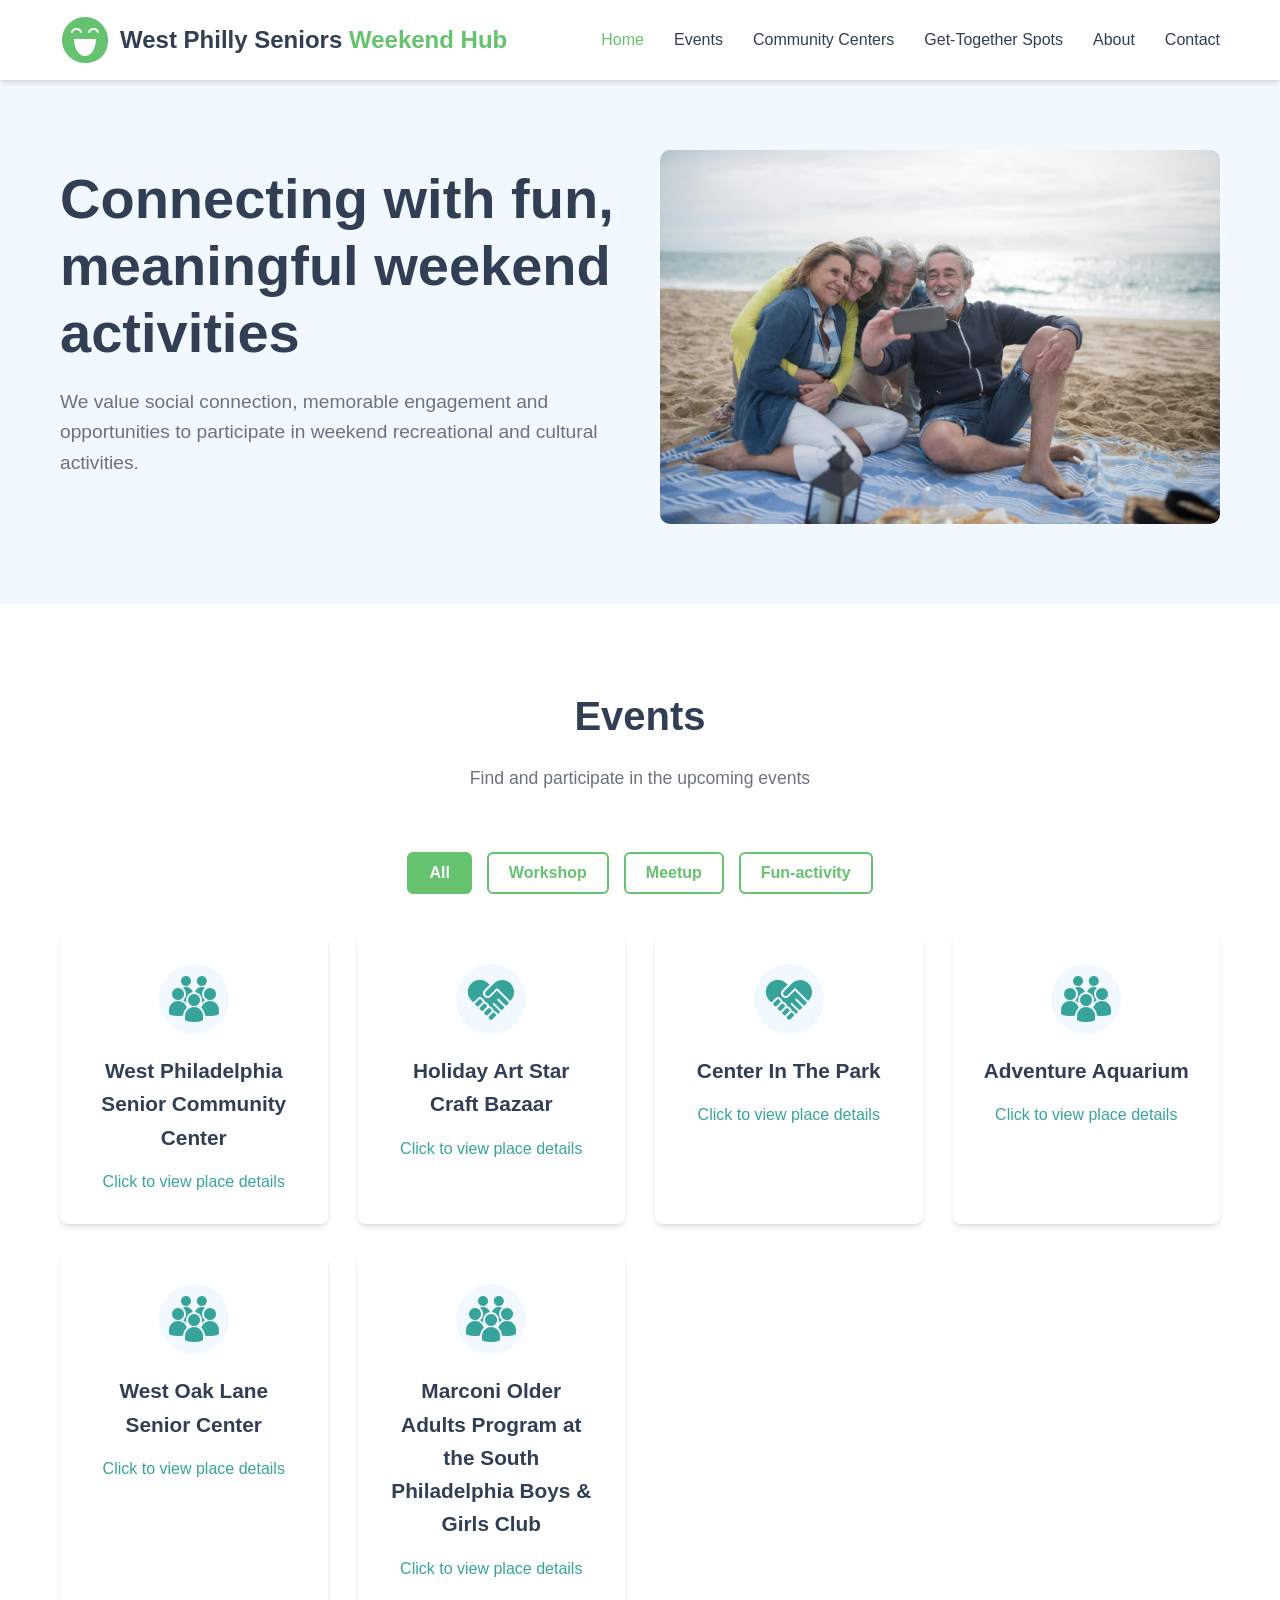
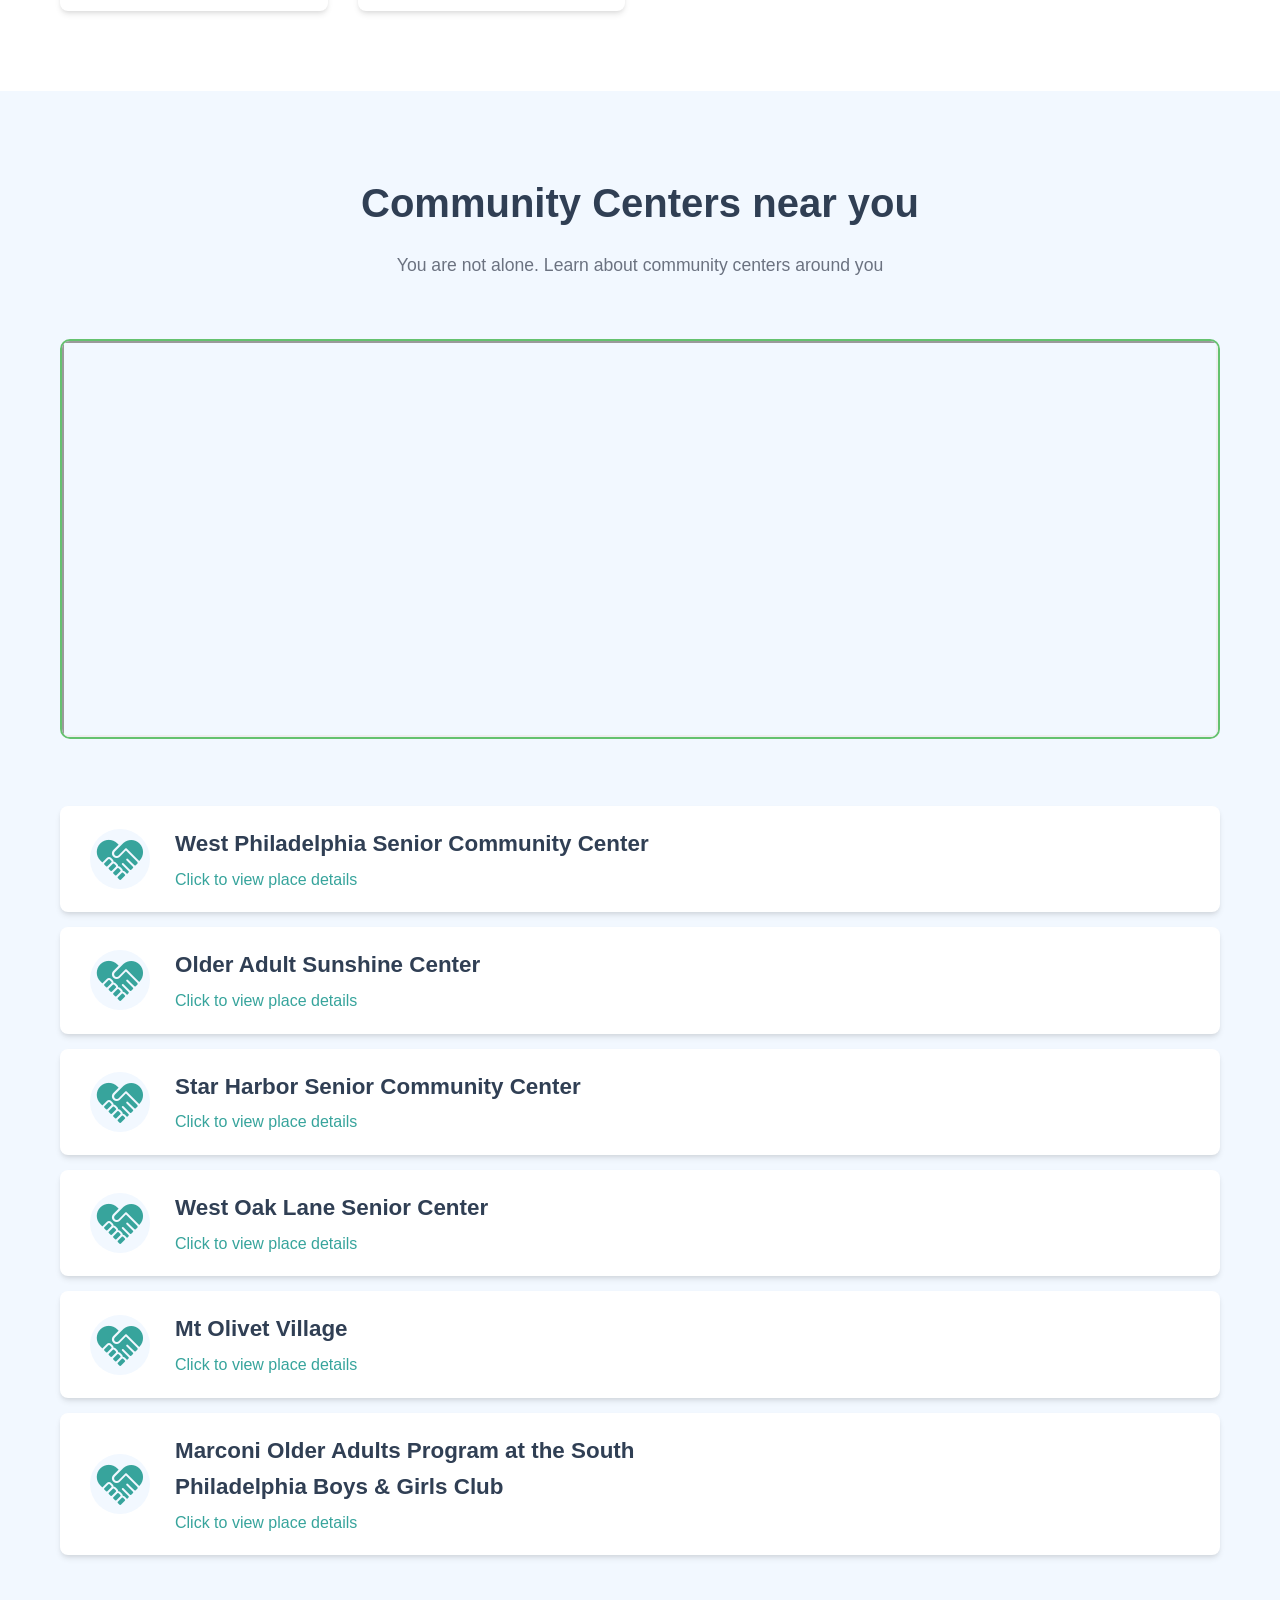
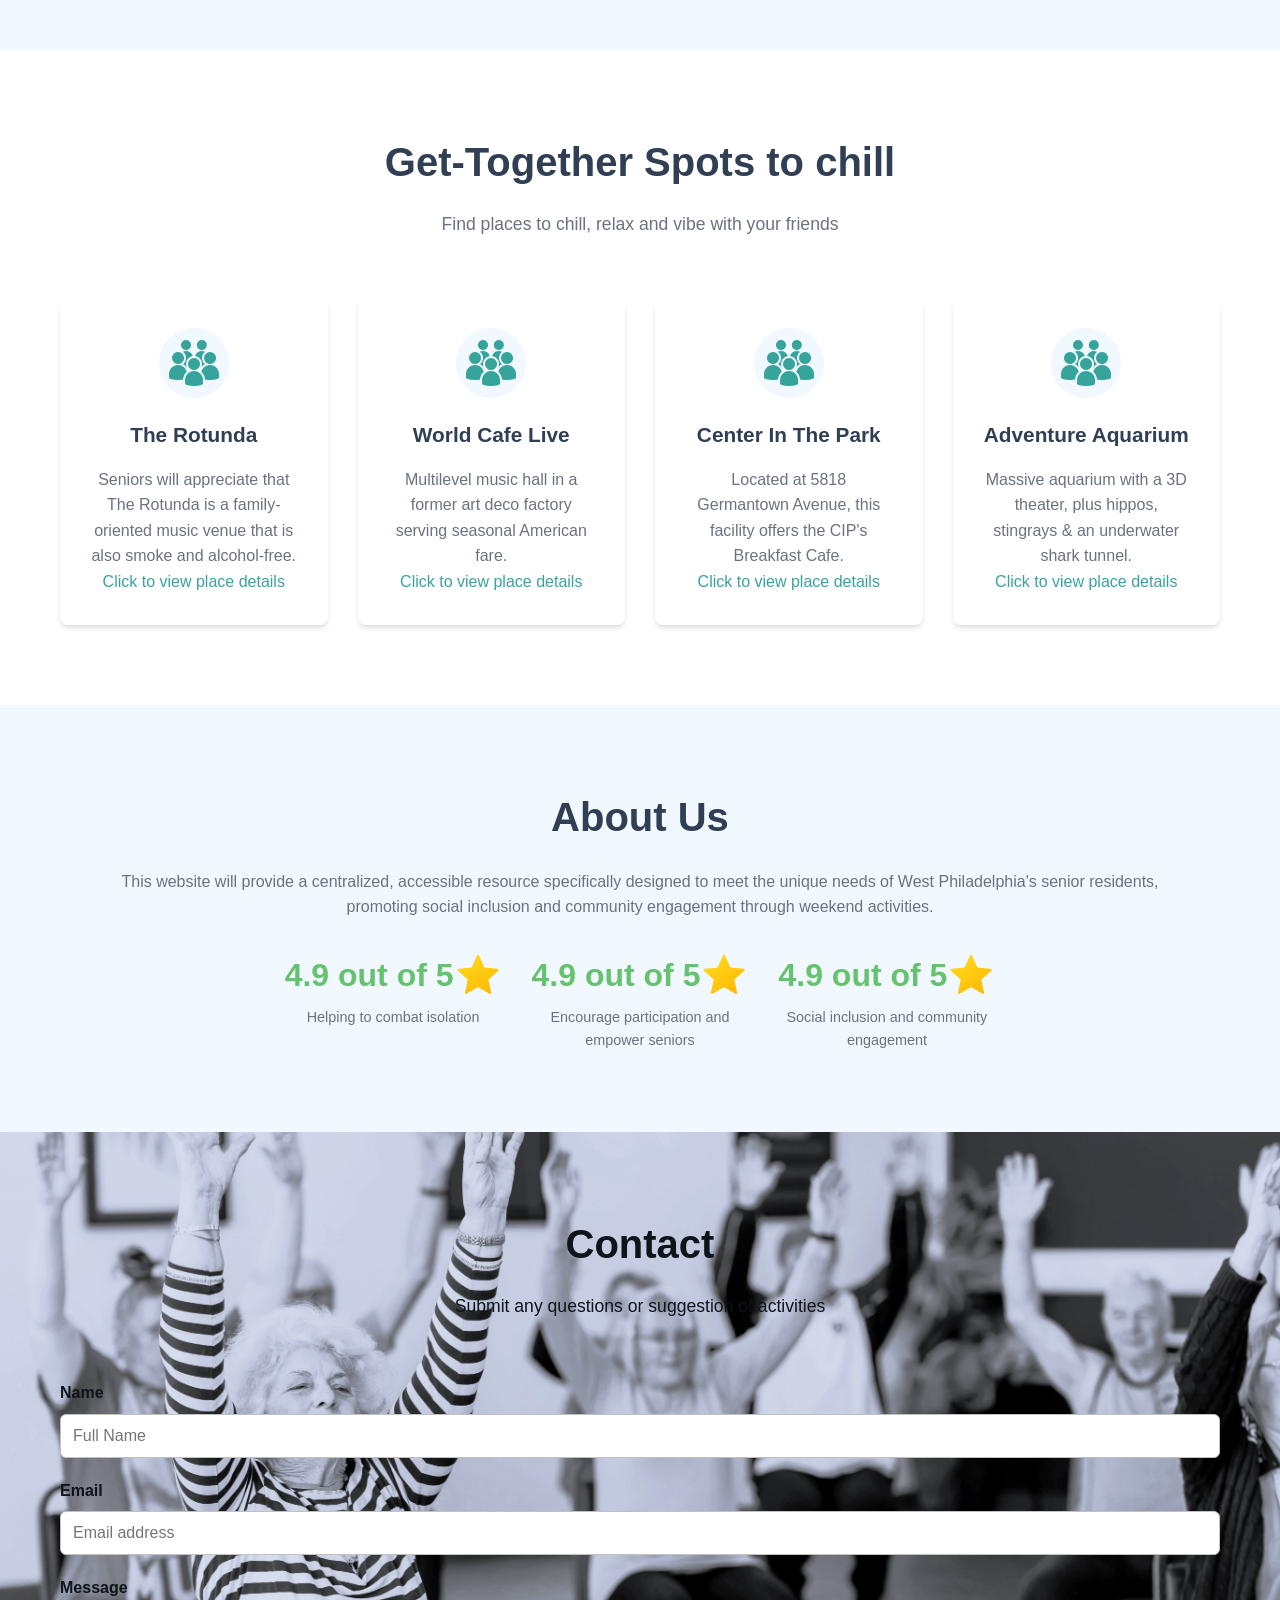
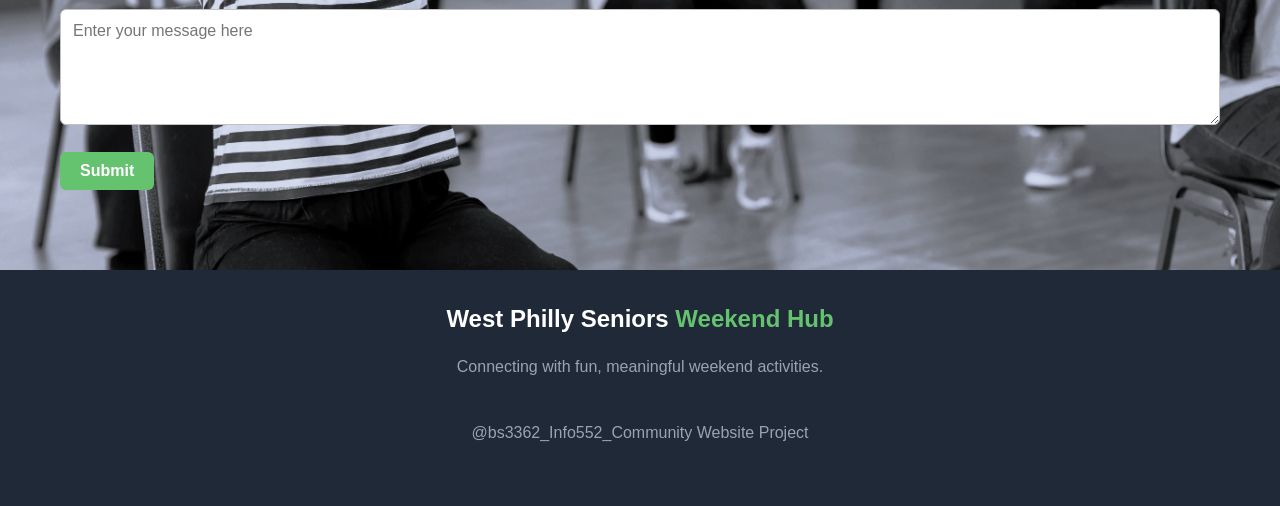
<file: index.html>
<!DOCTYPE html>
<html lang="en">
<head>
    <meta charset="UTF-8">
    <meta name="viewport" content="width=device-width, initial-scale=1.0">
    <title>West Philly Seniors Weekend Hub Communtiy</title>
    <link rel="stylesheet" href="styles.css">
</head>
<body>
    <header>
        <nav class="navbar">
            <div class="container">
                <div class="logo">
                    <img src="icons8-fun-50.png">
                    <a href="#">West Philly Seniors  <span>Weekend Hub</span></a>
                </div>
                <div class="nav-links" id="navLinks">
                    <ul>
                        <li><a href="#home" class="active">Home</a></li>
                        <li><a href="#events">Events</a></li>
                        <li><a href="#centers">Community Centers</a></li>
                        <li><a href="#gettogether">Get-Together Spots</a></li>
                        <li><a href="#about">About</a></li>
                        <li><a href="#contact">Contact</a></li>
                    </ul>
                </div>
                <div class="hamburger" id="hamburger">
                    <span></span>
                    <span></span>
                    <span></span>
                </div>
            </div>
        </nav>
    </header>

    <section id="home" class="hero">
  <div class="container">
    <div class="hero-content">
      <h1>Connecting with fun, meaningful weekend activities</h1>
      <p>We value social connection, memorable engagement and 
         opportunities to participate in weekend recreational and cultural activities.</p>   
    </div>
    <div class="hero-image">
      <img src="pexels-kampus-8170291.jpg">
    </div>
  </div>
</section>

    <section id="events" class="events">
        <div class="container">
            <div class="section-header">
                <h2>Events</h2>
                <p>Find and participate in the upcoming events</p>
            </div>
            <div class="events-filters">
            <button data-filter="all" class="active">All</button>
            <button data-filter="workshop">Workshop</button>
            <button data-filter="meetup">Meetup</button>
            <button data-filter="activity">Fun-activity</button>
            </div>
            <div class="events-grid">
                <div class="events-card" data-type="workshop">
                    <div class="events-icon">
                        <img src="icons8-team-50.png" alt="Responsive Design">
                    </div>
                    <h3>West Philadelphia Senior Community Center</h3>
                    <p><p><a class="centerslink" href="https://maps.app.goo.gl/P5Kd1Ynuxaah5XrE9">Click to view place details</a></p></p>
                </div>
                <div class="events-card" data-type="meetup">
                    <div class="events-icon">
                        <img src="icons8-care-50.png" alt="Fast Performance">
                    </div>
                    <h3>Holiday Art Star Craft Bazaar</h3>
                    <p><a  class="centerslink" href="https://maps.app.goo.gl/MCrcwMLKERH5bhmL8">Click to view place details</a></p>
                </div>
                <div class="events-card"  data-type="meetup">
                    <div class="events-icon">
                        <img src="icons8-care-50.png" alt="SEO Friendly">
                    </div>
                    <h3>Center In The Park</h3>
                    <p><a  class="centerslink" href="https://maps.app.goo.gl/SCcemPzk4cHmCt2L8">Click to view place details</a></p>
                </div>
                <div class="events-card"  data-type="activity">
                    <div class="events-icon">
                        <img src="icons8-team-50.png" alt="SEO Friendly">
                    </div>
                    <h3>Adventure Aquarium</h3>
                    <p><a  class="centerslink" href="https://maps.app.goo.gl/URpLK3XvL4Jm5LXJ8">Click to view place details</a></p>
                </div>
                <div class="events-card"  data-type="activity">
                    <div class="events-icon">
                        <img src="icons8-team-50.png" alt="SEO Friendly">
                    </div>
                    <h3>West Oak Lane Senior Center</h3>
                    <p><a class="centerslink" href="https://maps.app.goo.gl/7AaSjnFJ3LyhVnHb7">Click to view place details</a></p>
                </div>
                <div class="events-card" data-type="workshop">
                    <div class="events-icon">
                        <img src="icons8-team-50.png" alt="Easy Customization">
                    </div>
                    <h3>Marconi Older Adults Program at the South<br> Philadelphia Boys & Girls Club</h3>
                    <p><a  class="centerslink" href="https://maps.app.goo.gl/1oJX72xxXwGuzFnGA">Click to view place details</a></p>
                </div>
            </div>
        </div>
    </section>

<section id="centers" class="centers">
        <div class="container">
            <div class="section-header">
                <h2>Community Centers near you</h2>
                <p>You are not alone. Learn about community centers around you</p>
            </div>
            <div class="centers-map">
            <iframe
            src="https://www.google.com/maps/embed?pb=!1m12!1m8!1m3!1d195571.26869054596!2d-75.2680206!3d40.0128908!3m2!1i1024!2i768!4f13.1!2m1!1sbest%20get%20together%20spots%20in%20west%20philly%20for%20senior%20citizens!5e0!3m2!1sen!2sus!4v1749432985989!5m2!1sen!2sus"
            allowfullscreen=""
            loading="lazy"
            referrerpolicy="no-referrer-when-downgrade"></iframe>
            </div><br><br>
            <div class="centers-grid">
                <div class="centers-card">
                    <div class="centers-icon">
                        <img src="icons8-care-50.png">
                    </div>
                    <div>
                    <h3>West Philadelphia Senior Community Center</h3>
                    <p><a class="centerslink" href="https://maps.app.goo.gl/P5Kd1Ynuxaah5XrE9">Click to view place details</a></p>
                    </div>
                </div>
                <div class="centers-card">
                    <div class="centers-icon">
                        <img src="icons8-care-50.png">
                    </div>
                    <div>
                    <h3>Older Adult Sunshine Center</h3>
                    <p><a class="centerslink" href="https://maps.app.goo.gl/9VhrdXn2RJN1sgii9">Click to view place details</a></p>
                    </div>
                </div>
                <div class="centers-card">
                    <div class="centers-icon">
                        <img src="icons8-care-50.png">
                    </div>
                    <div>
                    <h3>Star Harbor Senior Community Center</h3>
                    <p><a class="centerslink" href="https://maps.app.goo.gl/GQiw8jzMiMFzjqZS6">Click to view place details</a></p>
                    </div>
                </div>
                <div class="centers-card">
                    <div class="centers-icon">
                        <img src="icons8-care-50.png">
                    </div>
                    <div>
                    <h3>West Oak Lane Senior Center</h3>
                    <p><a class="centerslink" href="https://maps.app.goo.gl/7AaSjnFJ3LyhVnHb7">Click to view place details</a></p>
                    </div>
                </div>
                <div class="centers-card">
                    <div class="centers-icon">
                        <img src="icons8-care-50.png">
                    </div>
                    <div>
                    <h3>Mt Olivet Village</h3>
                    <p><a class="centerslink" href="https://maps.app.goo.gl/QTzENhq43foyhiJz5">Click to view place details</a></p>
                    </div>
                </div>
                <div class="centers-card">
                    <div class="centers-icon">
                        <img src="icons8-care-50.png">
                    </div>
                    <div>
                    <h3>Marconi Older Adults Program at the South<br> Philadelphia Boys & Girls Club</h3>
                    <p><a  class="centerslink" href="https://maps.app.goo.gl/1oJX72xxXwGuzFnGA">Click to view place details</a></p>
                    </div>
                </div>
            </div>
        </div>
    </section>

<section id="gettogether" class="gettogether">
        <div class="container">
            <div class="section-header">
                <h2>Get-Together Spots to chill</h2>
                <p>Find places to chill, relax and vibe with your friends</p>
            </div>
            <div class="gettogether-grid">
                <div class="gettogether-card">
                    <div class="gettogether-icon">
                        <img src="icons8-team-50.png">
                    </div>
                    <h3>The Rotunda</h3>
                    <p>Seniors will appreciate that The Rotunda is a family-oriented music venue that is also smoke and alcohol-free.</p>
                    <p><a  class="centerslink" href="https://maps.app.goo.gl/8WG3hecoJMZxwK5B9">Click to view place details</a></p>
                </div>
                <div class="gettogether-card">
                    <div class="gettogether-icon">
                        <img src="icons8-team-50.png">
                    </div>
                    <h3>World Cafe Live</h3>
                    <p>Multilevel music hall in a former art deco factory serving seasonal American fare.</p>
                    <p><a  class="centerslink" href="https://maps.app.goo.gl/r3VDJomUXuDNU1QC7">Click to view place details</a></p>
                </div>
                <div class="gettogether-card">
                    <div class="gettogether-icon">
                        <img src="icons8-team-50.png">
                    </div>
                    <h3>Center In The Park</h3>
                    <p>Located at 5818 Germantown Avenue, this facility offers the CIP's Breakfast Cafe.</p>
                    <p><a  class="centerslink" href="https://maps.app.goo.gl/SCcemPzk4cHmCt2L8">Click to view place details</a></p>
                </div>
                <div class="gettogether-card">
                    <div class="gettogether-icon">
                        <img src="icons8-team-50.png">
                    </div>
                    <h3>Adventure Aquarium</h3>
                    <p>Massive aquarium with a 3D theater, plus hippos, stingrays & an underwater shark tunnel.</p>
                    <p><a  class="centerslink" href="https://maps.app.goo.gl/URpLK3XvL4Jm5LXJ8">Click to view place details</a></p>
                </div>
            </div>
        </div>
    </section>

    <section id="about" class="about">
        <div class="container">
            <div class="about-content">
                <div class="about-text">
                    <h2>About Us</h2>
                    <p>This website will provide a centralized, accessible resource specifically designed to meet the 
                        unique needs of West Philadelphia's senior residents,
                        <br>promoting social inclusion and community engagement through weekend activities.</p>
                    
                    <div class="stats">
                        <div class="stat">
                            <h3>4.9 out of 5<span><img src="icons8-star-48.png"></span></h3>
                            <p>Helping to combat isolation</p>
                        </div>
                        <div class="stat">
                            <h3>4.9 out of 5<span><img src="icons8-star-48.png"></span></h3>
                            <p>Encourage participation and <br>empower seniors</p>
                        </div>
                        <div class="stat">
                            <h3>4.9 out of 5<span><img src="icons8-star-48.png"></span></h3>
                            <p>Social inclusion and community <br>engagement</p>
                        </div>
                    </div>
                </div>
            </div>
        </div>
    </section>

    <section id="contact" class="contact">
        <div class="container">
            <div class="section-header">
                <h2 class="contact-text">Contact</h2>
                <p class="contact-text">Submit any questions or suggestion of activities</p>
            </div>
            <div class="contact-wrapper">
                <div class="contact-form">
                    <form id="contactForm">
                        <div class="form-group">
                            <label for="name">Name</label>
                            <input type="text" id="name" name="name" placeholder="Full Name" required>
                        </div>
                        <div class="form-group">
                            <label for="email">Email</label>
                            <input type="email" id="email" name="email" placeholder="Email address" required>
                        </div>
                        <div class="form-group">
                            <label for="message">Message</label>
                            <textarea id="message" name="message" rows="5" placeholder="Enter your message here" required></textarea>
                        </div>
                        <button type="submit" class="btn btn-primary">Submit</button>
                    </form>
                </div>
            </div>
        </div>
    </section>

    <footer>
        <div class="container">
            <div class="footer-content">
                <div class="footer-logo">
                    <a href="#">West Philly Seniors  <span>Weekend Hub</span></a>
                    <p>Connecting with fun, meaningful weekend activities.</p>
                    <br>
                    <p>@bs3362_Info552_Community Website Project</p>
                </div>
                </div>
        </div>
    </footer>

    <script src="script.js"></script>
</body>
</html>
</file>
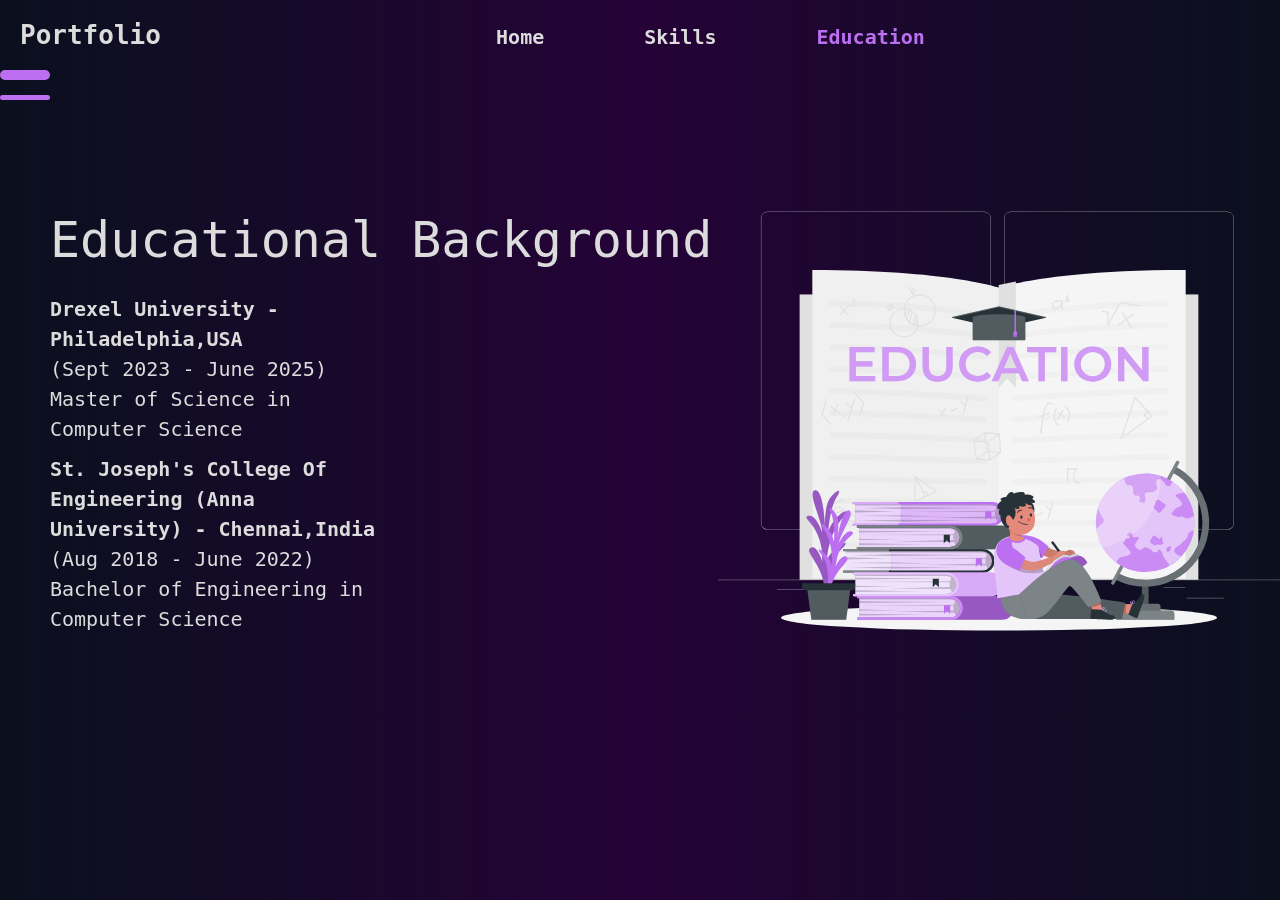
<file: education.html>
<!DOCTYPE html>
<html lang="en">
    <head>
        <title>Portfolio - Education</title>
       <link rel="stylesheet" href="style.css">
    </head>
    </head>
<body>
      <div class="header">
        <div class="logo">Portfolio</div>
       <ul class="navbar">
        <li class="navitem hover-animate"><a href="index.html"  class="hover-animate">Home</a></li>
        <li class="navitem hover-animate"><a href="skills.html" class="hover-animate">Skills</a></li>
        <li class="navitem hover-animate"><a href="education.html" class="hover-animate active">Education</a></li>
      </ul>
      </div>

<div class="left2rightanime">
   <div class="animate1"></div><br>
   <div class="animate2"></div>
</div>

<div class="intro">
  <div class="introContent">
  <p style="font-size:50px;">Educational Background</p>
  
   <p class="paragraphs"><b>Drexel University - Philadelphia,USA</b><br>(Sept 2023 - June 2025)
       <br> Master of Science in Computer Science</p><br>
    <p class="paragraphs"><b>St. Joseph's College Of Engineering (Anna University) - Chennai,India</b>
      <br>(Aug 2018 - June 2022)
       <br> Bachelor of Engineering in Computer Science</p></div>
   <div class="educationImage"><img src="Education.svg"></div>
</div>
</div>
</body>
</html>
</file>
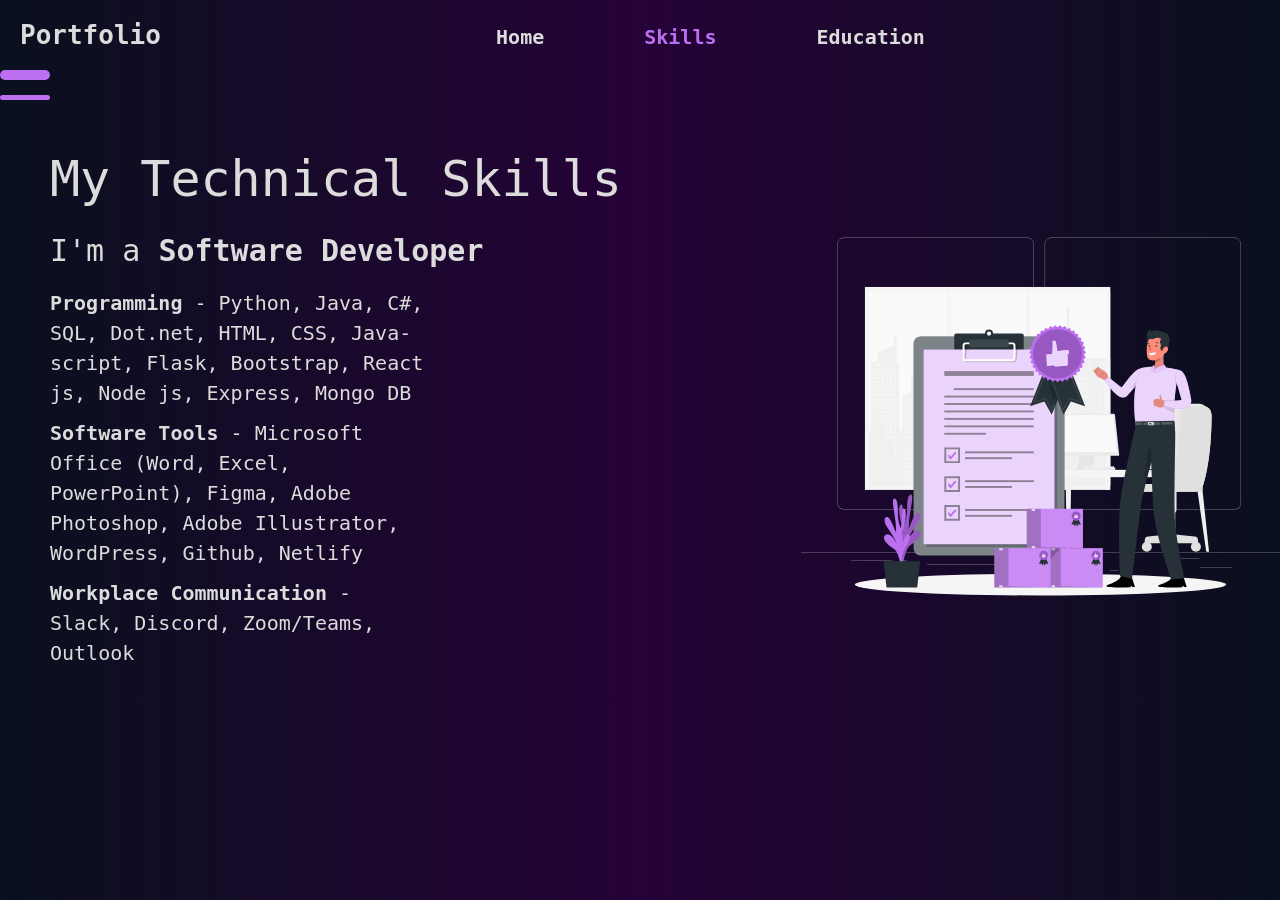
<file: skills.html>
<!DOCTYPE html>
<html lang="en">
    <head>
        <title>Portfolio - Skills</title>
       <link rel="stylesheet" href="style.css">
    </head>
    </head>
<body>
      <div class="header">
        <div class="logo">Portfolio</div>
       <ul class="navbar">
        <li class="navitem hover-animate"><a href="index.html"  class="hover-animate">Home</a></li>
        <li class="navitem hover-animate"><a href="skills.html" class="hover-animate active">Skills</a></li>
        <li class="navitem hover-animate"><a href="education.html" class="hover-animate">Education</a></li>
      </ul>
      </div>

<div class="left2rightanime">
   <div class="animate1"></div><br>
   <div class="animate2"></div>
</div>

<div class="intro">
  <div class="introContent">
  <p style="font-size:50px;">My Technical Skills</p>
  <p style="font-size:30px;margin-top: -25px;">I'm a <b>Software Developer</b></p><br>
   <p class="paragraphs"><b>Programming</b> - Python, Java, C#, SQL, Dot.net, HTML,
     CSS, Java-script, Flask, Bootstrap, React js, Node js, Express, Mongo DB</p><br>
    <p class="paragraphs"><b>Software Tools</b> - Microsoft Office
         (Word, Excel, PowerPoint), Figma, Adobe Photoshop, Adobe Illustrator, WordPress, Github, Netlify </p><br>
    <p class="paragraphs"><b>Workplace Communication</b> - Slack, Discord, Zoom/Teams, Outlook </p><br></div>
   <div class="introImage"><img src="skills.svg"></div>
</div>
</body>
</html>
</file>
<file: styles.css>
* {
    margin: 0;
    padding: 0;
    box-sizing: border-box;
}

html {
    scroll-behavior: smooth;
}

body {
    font-family:Arial, Helvetica, sans-serif;
    line-height: 1.6;
    color: #303f54;
}

a {
    text-decoration: none;
    color: inherit;
}

ul {
    list-style: none;
}

img {
    max-width: 100%;
    height: auto;
    display: block;
}

.container {
    width: 100%;
    max-width: 1200px;
    margin: 0 auto;
    padding: 0 20px;
}

/* Buttons */
.btn {
    display: inline-block;
    padding: 10px 20px;
    font-weight: 600;
    border-radius: 6px;
    cursor: pointer;
    transition: all 0.3s ease;
    text-align: center;
    font-size: 1rem;
}

.btn-primary {
    background-color: #65C26F;
    color: #ffffff;
    border: none;
}

.btn-primary:hover {
    background-color: #37A49C;
}

/* Section Styles */
section {
    padding: 80px 0;
}

.section-header {
    text-align: center;
    margin-bottom: 60px;
}

.section-header h2 {
    font-size: 2.5rem;
    margin-bottom: 16px;
    color: #303f54;
}

.section-header p {
    font-size: 1.1rem;
    color: #6b7280;
    max-width: 600px;
    margin: 0 auto;
}

/* Navbar */
.navbar {
    position: fixed;
    top: 0;
    left: 0;
    width: 100%;
    background-color: #ffffff;
    box-shadow: 0 4px 6px -1px rgba(0, 0, 0, 0.1), 0 2px 4px -1px rgba(0, 0, 0, 0.06);
    z-index: 1000;
    padding: 15px 0;
}

.navbar .container {
    display: flex;
    justify-content: space-between;
    align-items: center;
}

.logo{
    display: flex;
    align-items: center;
    gap: 10px;
}

.logo a {
    font-size: 1.5rem;
    font-weight: 700;
    color: #303f54;
}

.logo span {
    color: #65C26F;
}

.nav-links ul {
    display: flex;
    gap: 30px;
}

.nav-links a {
    font-weight: 500;
    transition: all 0.3s ease;
}

.nav-links a.active {
    color: #65C26F;
}

.nav-links a:hover{
    color: #37A49C;
}

.hamburger {
    display: none;
    flex-direction: column;
    cursor: pointer;
}

.hamburger span {
    width: 25px;
    height: 3px;
    background-color:#303f54;
    margin: 3px 0;
    transition: all 0.3s ease;
}

/* Hero Section */
.hero {
    padding-top: 150px;
    background-color: #f2f8ff;
}

.hero .container {
    display: flex;           
    align-items: center;     
    gap: 40px;
    text-align: left;        
}

.hero-content {
    flex: 1;               
}

.hero-content h1 {
    font-size: 3.5rem;
    line-height: 1.2;
    margin-bottom: 20px;
    color: #303f54;
}

.hero-content p {
    font-size: 1.2rem;
    color: #6b7280;
    margin-bottom: 30px;
}

.hero-image {
    flex: 1;               
    display: flex;
    justify-content: flex-end;
}

.hero-image img {
    max-width: 100%;
    height: auto;
    border-radius: 10px;
}

/* Events Section */
.events {
    background-color: #ffffff;
}

.events-filters {
    display: flex;
    justify-content: center;
    gap: 15px;
    margin-bottom: 40px;
    flex-wrap: wrap;
}

.events-filters button {
    background-color: #ffffff;
    border: 2px solid #65C26F;
    color: #65C26F;
    padding: 10px 20px;
    font-weight: 600;
    border-radius: 6px;
    cursor: pointer;
    transition: background-color 0.3s ease, color 0.3s ease, border-color 0.3s ease;
    font-size: 1rem;
}

.events-filters button:hover {
    background-color: #37A49C;
    color: #ffffff;
    border-color: #37A49C;
}

.events-filters button.active {
    background-color: #65C26F;
    color: #ffffff;
    border-color: #65C26F;
}

.events-grid {
    display: grid;
    grid-template-columns: repeat(auto-fit, minmax(250px, 1fr));
    gap: 30px;
}

.events-card {
    background-color: #ffffff;
    padding: 30px;
    border-radius: 8px;
    box-shadow: 0 4px 6px -1px rgba(0, 0, 0, 0.1), 0 2px 4px -1px rgba(0, 0, 0, 0.06);
    transition: all 0.3s ease;
    text-align: center;
}

.events-card:hover {
    transform: translateY(-5px);
}

.events-icon {
    margin: 0 auto 20px;
    width: 70px;
    height: 70px;
    display: flex;
    align-items: center;
    justify-content: center;
    background-color: #f2f8ff;
    border-radius: 50%;
}

.events-card h3 {
    margin-bottom: 15px;
    font-size: 1.3rem;
}

.events-card p {
    color: #6b7280;
}

/* Centers Section */
.centers {
    background-color: #f2f8ff;
}

.centers-map{
    width: 100%; 
    height: 400px;
    border: 2px solid #65C26F;
    border-radius: 10px;
    overflow: hidden;
}

.centers-map iframe {
  width: 100%;
  height: 100%;
  display: block;
}

.centers-grid {
  display: block;
}

.centers-card {
  background-color: #ffffff;  
  width: 100%;         
  margin: 15px auto; 
  padding: 20px 30px; 
  display: flex;
  align-items: center;
  gap: 25px;
  box-shadow: 0 4px 6px -1px rgba(0, 0, 0, 0.1),
              0 2px 4px -1px rgba(0, 0, 0, 0.06);
  border-radius: 8px;
  transition: all 0.3s ease;
}

.centers-card:hover {
  transform: translateX(5px);
}

.centers-icon {
  flex-shrink: 0;
  width: 60px;
  height: 60px;
  background-color: #f2f8ff;
  border-radius: 50%;
  display: flex;
  align-items: center;
  justify-content: center;
}

.centerslink{
    color: #37A49C;
}

.centers-card h3 {
  margin: 0 0 5px 0;
  font-size: 1.4rem;
  color: #303f54;
}

.centers-card p {
  margin: 0;
  color: #6b7280;
  font-size: 1rem;
}

.centers-card > div:last-child {
  display: flex;
  flex-direction: column;
  justify-content: center;
}

/* Gettogether Section */
.gettogether {
    background-color: #ffffff;
}

.gettogether-grid {
    display: grid;
    grid-template-columns: repeat(auto-fit, minmax(250px, 1fr));
    gap: 30px;
}

.gettogether-card {
    background-color: #ffffff;
    padding: 30px;
    border-radius: 8px;
    box-shadow: 0 4px 6px -1px rgba(0, 0, 0, 0.1), 0 2px 4px -1px rgba(0, 0, 0, 0.06);
    transition: all 0.3s ease;
    text-align: center;
}

.gettogether-card:hover {
    transform: translateY(-5px);
}

.gettogether-icon {
    margin: 0 auto 20px;
    width: 70px;
    height: 70px;
    display: flex;
    align-items: center;
    justify-content: center;
    background-color: #f2f8ff;
    border-radius: 50%;
}

.gettogether-card h3 {
    margin-bottom: 15px;
    font-size: 1.3rem;
}

.gettogether-card p {
    color: #6b7280;
}

/* About Section */
.about {
    background-color: #f2f8ff;
}

.about-content {
    gap: 40px;
}

.about-text h2 {
    font-size: 2.5rem;
    margin-bottom: 20px;
    text-align: center;
}

.about-text p {
    margin-bottom: 20px;
    color: #6b7280;
    text-align: center;
}

.stats {
    display: flex;
    justify-content: center;
    gap: 30px;
    margin-top: 30px;
}

.stat{
    text-align: center;
}
.stat h3 {
    font-size: 2rem;
    color: #65C26F;
    margin-bottom: 5px;
    display: flex;
}

.stat p {
    font-size: 0.9rem;
    margin-bottom: 0;
}

/* Contact Section */
.contact {
    position: relative;
    background-image: url('pexels-centre-for-ageing-better-2.jpg');
    background-size: cover;
    background-position: center;
    background-repeat: no-repeat;
    padding: 80px 0;
}

.contact-wrapper {
    display: flex;
    gap: 40px;
}

.contact-text{
     color: #0f141a !important;
}

.contact-form {
    flex: 1;
}

.form-group {
    margin-bottom: 20px;
}

.form-group label {
    display: block;
    margin-bottom: 8px;
    font-weight: 600;
    color: #0f141a;
}

.form-group input, .form-group textarea {
    width: 100%;
    padding: 12px;
    border: 1px solid #c1c1c1;
    border-radius: 6px;
    font-family: inherit;
    font-size: 1rem;
    transition: all 0.3s ease;
}

.form-group input:focus, .form-group textarea:focus {
    outline: none;
    border-color: #65C26F;
}

/* Footer */
footer {
    background-color: #1f2937;
    color: #ffffff;
    padding: 30px 0 20px;
}

.footer-content {
    text-align: center;
    margin-bottom: 40px;
}

.footer-logo a {
    font-size: 1.5rem;
    font-weight: 700;
}

.footer-logo span {
    color: #65C26F;
}

.footer-logo p {
    margin-top: 15px;
    color: #9ca3af;
}

/* Responsive Screens */
@media (max-width: 992px) {
    .hero .container, .about-content, .contact-wrapper {
        flex-direction: column;
    }

    .centerslink{
    color: #37A49C;
    }
    
    .hero-image, .about-image {
        margin-top: 40px;
    }
    
    .footer-content {
        flex-direction: column;
        gap: 40px;
    }
    
}

@media (max-width: 768px) {
    .nav-links {
        position: fixed;
        top: 70px;
        left: -100%;
        width: 100%;
        height: calc(100vh - 70px);
        background-color: #ffffff;
        transition: all 0.3s ease;
        box-shadow: 0 4px 6px -1px rgba(0, 0, 0, 0.1), 0 2px 4px -1px rgba(0, 0, 0, 0.06);
    }
    
    .nav-links.active {
        left: 0;
    }
    
    .nav-links ul {
        flex-direction: column;
        align-items: center;
        padding: 40px 0;
        gap: 20px;
    }
    
    .hamburger {
        display: flex;
    }

    .centerslink{
    color: #37A49C;
    }
    
    .stats {
        flex-direction: column;
        gap: 20px;
    }
    
    .footer-bottom {
        flex-direction: column;
        gap: 20px;
        text-align: center;
    }
}

@media (max-width: 576px) {
    .hero-content h1 {
        font-size: 2.5rem;
    }

    .centerslink{
    color: #37A49C;
    }
    
    .section-header h2 {
        font-size: 2rem;
    }
    
    .btn {
        width: 100%;
    }
}
</file>
<file: style.css>
body{
                font-family: monospace; 
                margin: 0;
                 background-image: linear-gradient(to left, #0a101e,#250237,#0a101e );
            }

            .logo{
                  font-size: xx-large;
                  font-weight: 900;
                  color: rgb(220, 220, 220);
            }
        
             .navbar {
                list-style-type: none;
                margin: 0;
                padding: 0;
                top: 0;
                width: 100%;
                justify-content: center;
                gap: 100px;
                display: flex;
              }
              
              
              .navitem a {
                display: block;
                color: rgb(220, 220, 220);
                padding-top: 5px;
                text-align: center;
                text-decoration: none;
                font-size: x-large;
                font-weight: 900;
              }
              
              .hover-animate {
               position: relative;
               display: inline-block;
               text-decoration: none;
              }

              /* Hover underline effect */
              .hover-animate::after {
                       content: '';
                       position: absolute;
                       width: 100%;
                       height: 2px;
                       background: linear-gradient(to right, #BC6FF1);
                       bottom: -5px;
                       left: 0;
                       transform: scaleX(0);
                       transform-origin: left;
                       transition: transform 0.4s ease-out;
               }

              /* Show underline on hover */
              .hover-animate:hover::after {
               transform: scaleX(1);
               }


                .hover-animate.active {
                color: #BC6FF1; 
                }

               .hover-animate.active::after {
                transform: scaleX(1);
                }

              .header{
                      display: flex;
                      padding: 20px 20px;
              
              }

              .animate1{
                   width: 50px;
                   background:#BC6FF1;
                   height: 10px;
                   border-radius: 20px;
                   position: relative;
                   animation: mymove 6s infinite;
                  }

              .animate2{
                   width: 50px;
                   background:#BC6FF1;
                   border-radius: 20px;
                   height: 5px;
                   position: relative;
                   animation: mymove 7s infinite;
                  }

              @keyframes mymove {
                 from {left: 0%;}
                 to {left: 95%;}
                 }

              .intro{
                  color:rgb(220, 220, 220);
                  padding-left: 50px;
                  justify-content:space-between;
                  display: flex;
                  align-items: center;
                 }

                 .paragraphs{
                    font-weight: 300px !important;
                    font-size:20px;
                    margin-top: -25px;
                    width:50%;
                    line-height: 30px;
                 }

                 .introImage{
                        padding-top: 50px;
                        width: 1000px;
                 }

                 .educationImage{
                        padding-top: 50px;
                        width:700px;
                 }
</file>
